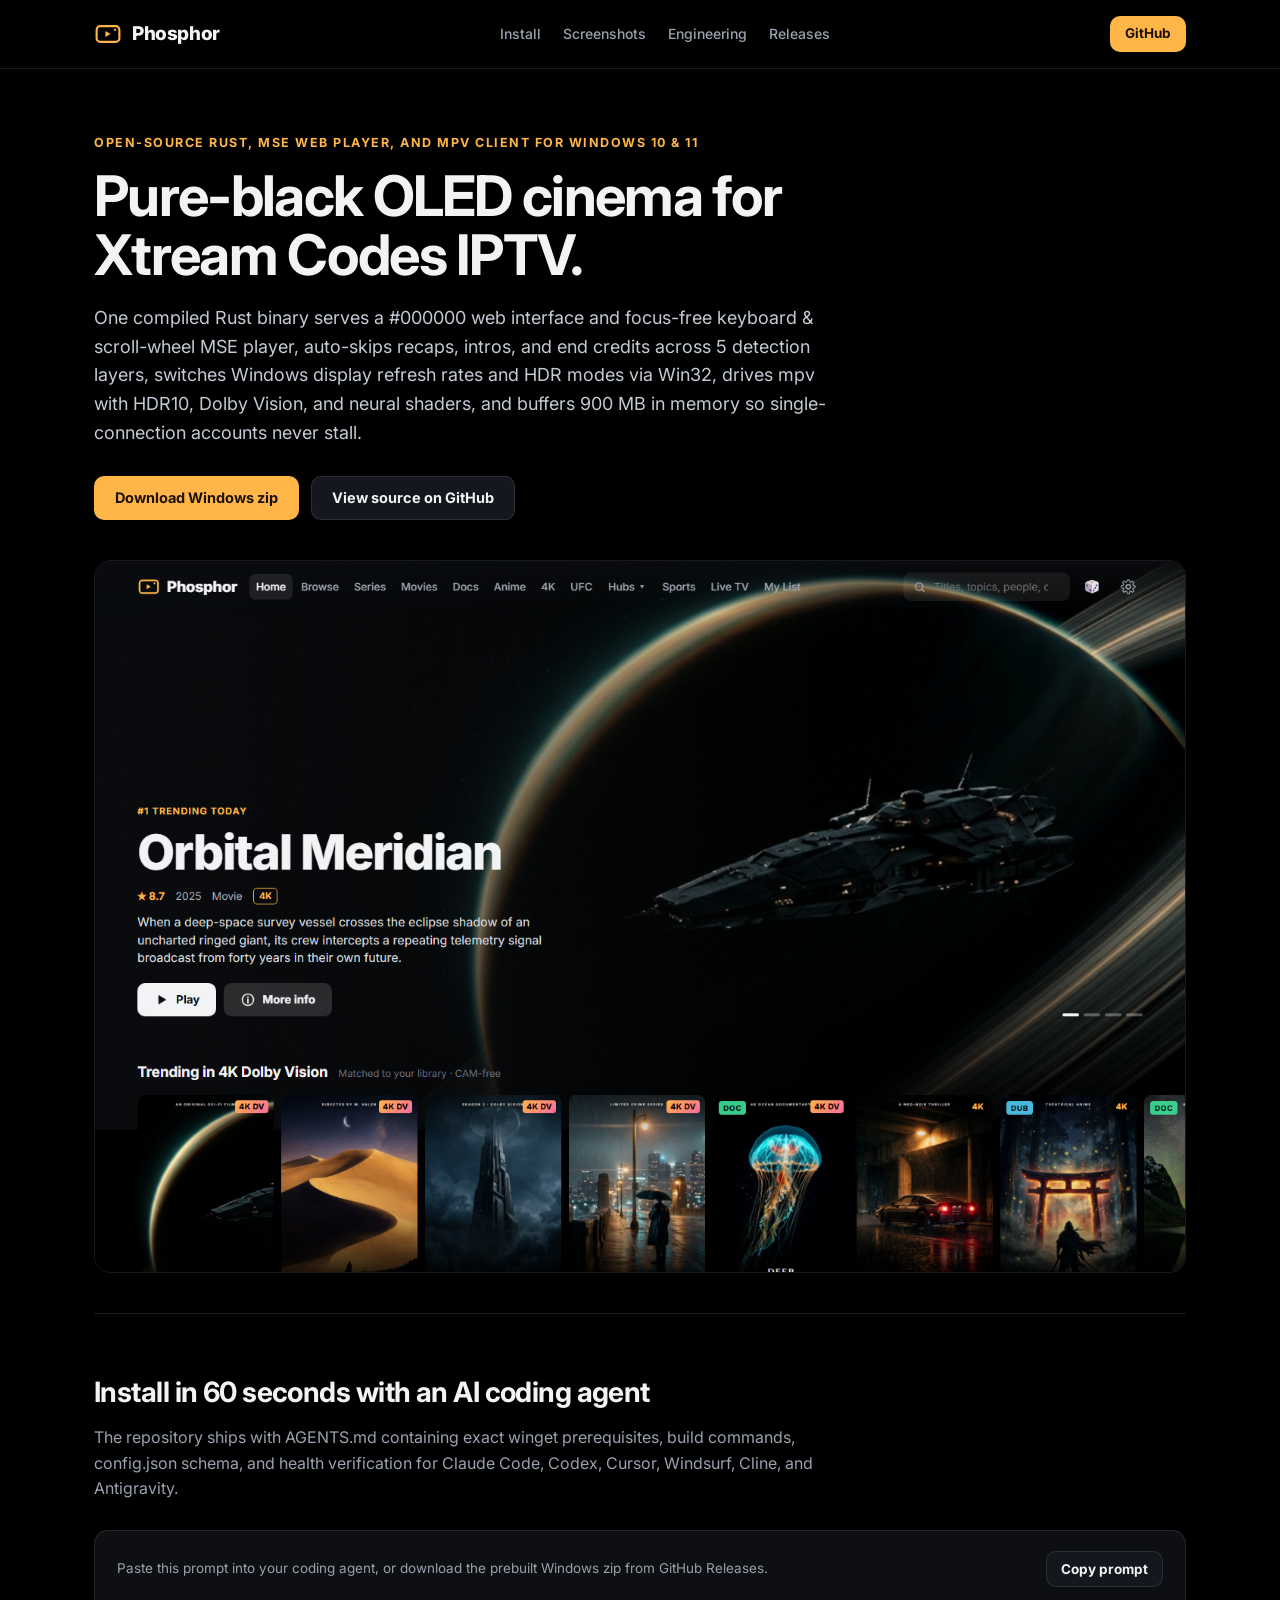
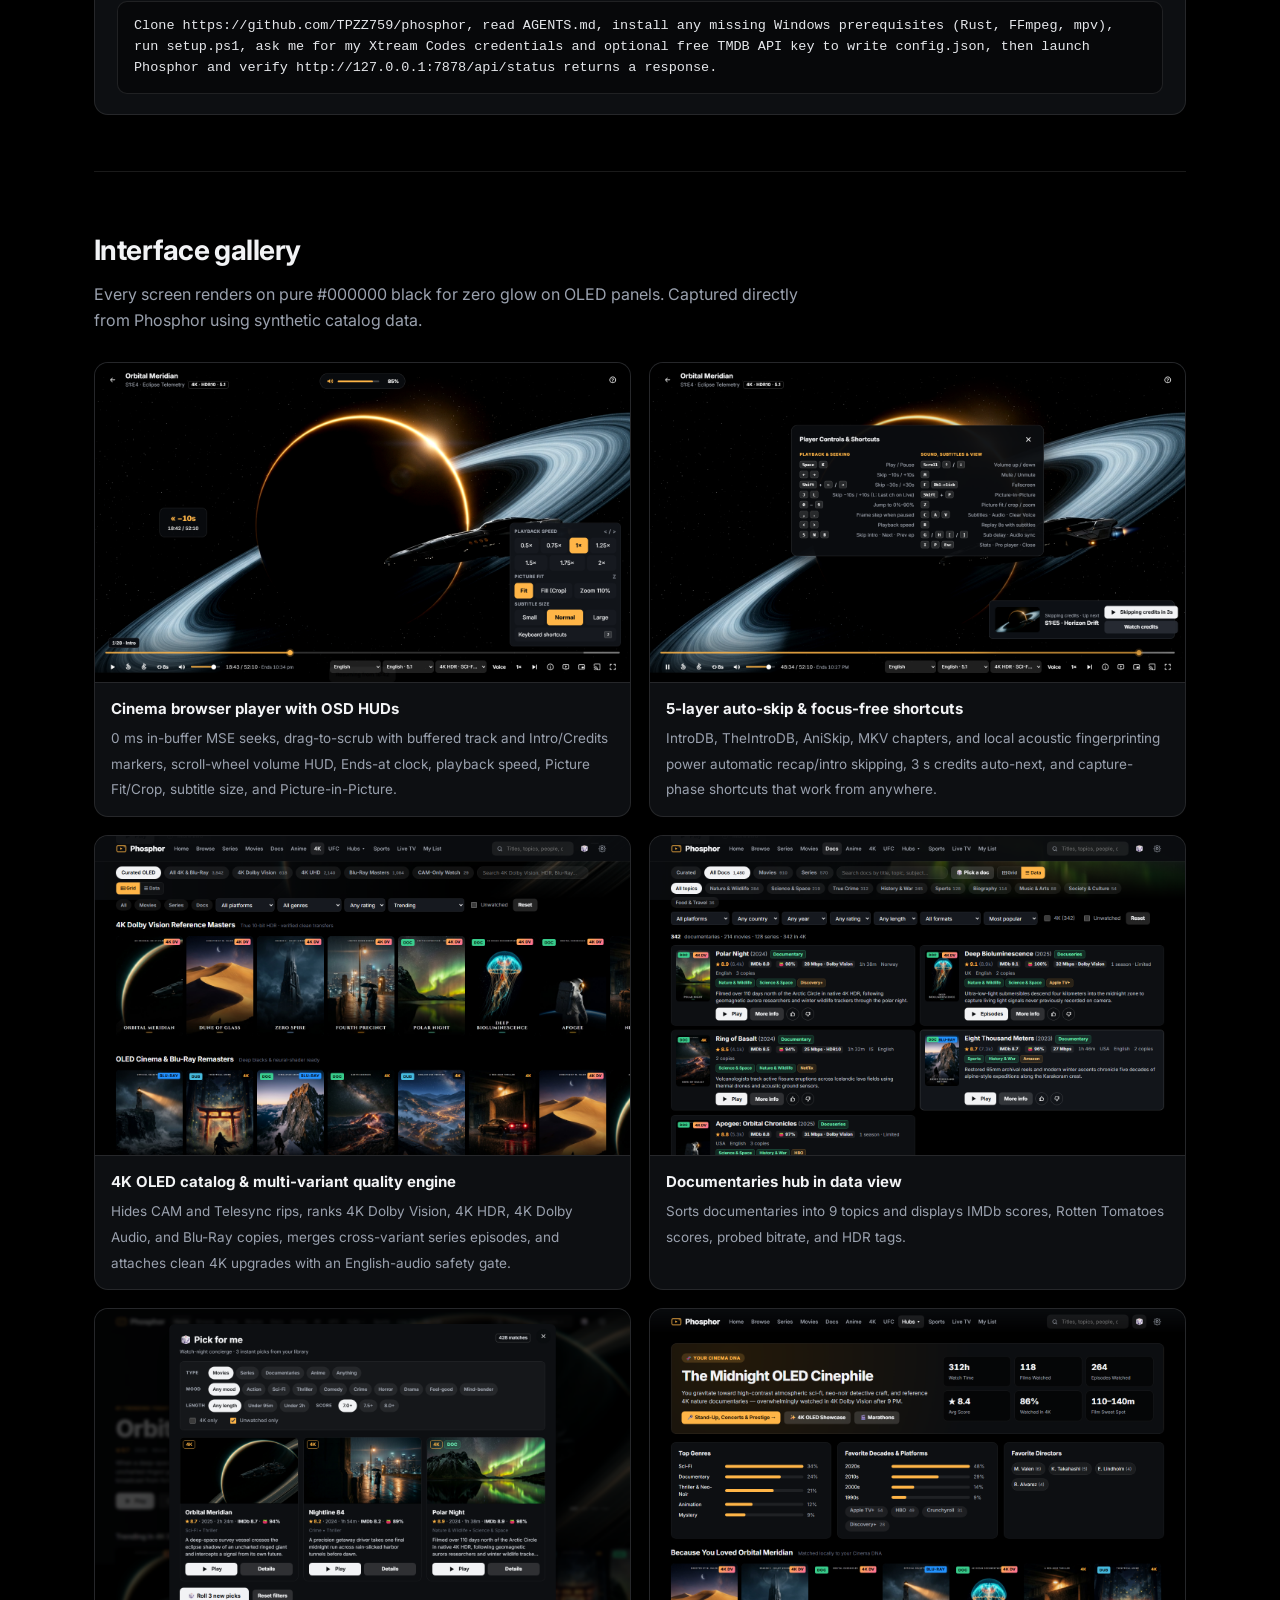
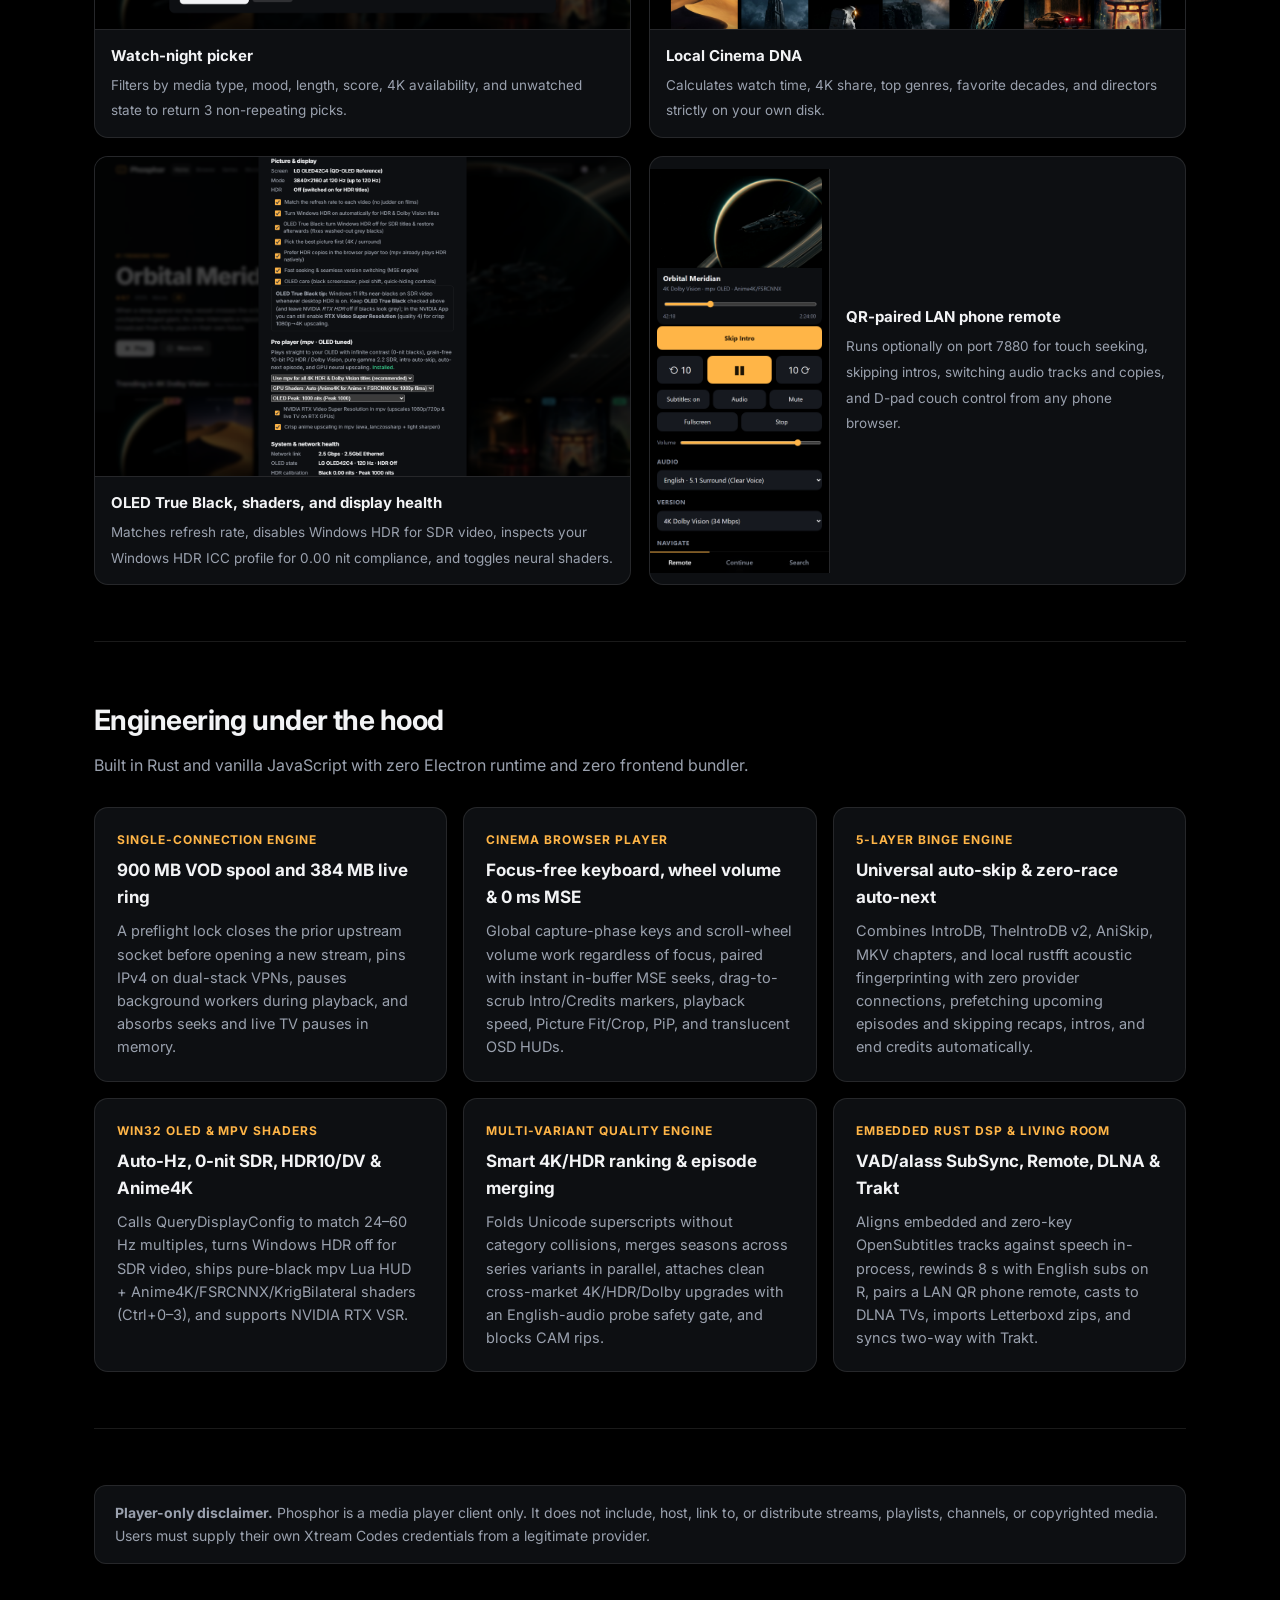
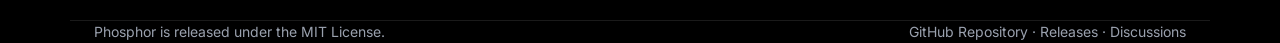
<file: docs/index.html>
<!doctype html>
<html lang="en">
<head>
  <meta charset="utf-8">
  <meta name="viewport" content="width=device-width, initial-scale=1">
  <title>Phosphor | Pure-Black OLED Windows Player for Xtream Codes IPTV</title>
  <meta name="description" content="Phosphor is an open-source Windows OLED cinema front-end for Xtream Codes IPTV in Rust — featuring a focus-free keyboard &amp; wheel MSE web player, 5-layer universal auto-skip/auto-next, Win32 auto-Hz/HDR, mpv neural shaders, a 900 MB single-connection spool, and embedded VAD/alass subtitle sync.">
  <link rel="canonical" href="https://tpzz759.github.io/phosphor/">
  <link rel="icon" href="assets/logo.svg" type="image/svg+xml">
  <meta name="theme-color" content="#000000">
  <meta property="og:type" content="website">
  <meta property="og:url" content="https://tpzz759.github.io/phosphor/">
  <meta property="og:title" content="Phosphor | Pure-Black OLED Windows Player for Xtream Codes IPTV">
  <meta property="og:description" content="Single-binary Rust backend, pure #000000 OLED UI, focus-free MSE cinema web player, 5-layer auto-skip/auto-next, Win32 auto-Hz/HDR, mpv HDR10/Dolby Vision + Anime4K/FSRCNNX shaders, and a 900 MB single-connection spool.">
  <meta property="og:image" content="https://tpzz759.github.io/phosphor/assets/banner.png">
  <meta name="twitter:card" content="summary_large_image">
  <meta name="twitter:title" content="Phosphor | Pure-Black OLED Windows Player for Xtream Codes IPTV">
  <meta name="twitter:description" content="Open-source Rust, MSE web player, and mpv OLED cinema client for Xtream Codes IPTV on Windows 10 and 11.">
  <meta name="twitter:image" content="https://tpzz759.github.io/phosphor/assets/banner.png">
  <script type="application/ld+json">
  {
    "@context": "https://schema.org",
    "@type": "SoftwareApplication",
    "name": "Phosphor",
    "operatingSystem": "Windows 10, Windows 11",
    "applicationCategory": "MultimediaApplication",
    "license": "https://opensource.org/licenses/MIT",
    "url": "https://tpzz759.github.io/phosphor/",
    "downloadUrl": "https://github.com/TPZZ759/phosphor/releases/latest",
    "codeRepository": "https://github.com/TPZZ759/phosphor",
    "description": "Local Windows OLED cinema front-end for Xtream Codes IPTV built in Rust with a focus-free keyboard and scroll-wheel MSE browser player, 5-layer universal auto-skip and auto-next, multi-variant 4K/HDR/Dolby catalog ranking, native Win32 refresh-rate and HDR switching, mpv neural shaders, a 900 MB single-connection spool, and embedded WebRTC VAD and alass subtitle alignment.",
    "offers": {
      "@type": "Offer",
      "price": "0",
      "priceCurrency": "USD"
    }
  }
  </script>
  <link rel="preconnect" href="https://fonts.googleapis.com">
  <link rel="stylesheet" href="https://fonts.googleapis.com/css2?family=Inter:wght@400;500;600;700;800&display=swap">
  <style>
    :root {
      --bg: #000000;
      --surface: #0d0f12;
      --surface-2: #14171d;
      --line: rgba(255,255,255,.10);
      --text: #f2f3f5;
      --muted: #9aa1ae;
      --accent: #ffb547;
      --accent-ink: #1b1204;
      --ok: #3ddc97;
    }
    * { box-sizing: border-box; }
    html, body { margin: 0; background: var(--bg); color: var(--text); font: 16px/1.6 Inter, system-ui, -apple-system, "Segoe UI", sans-serif; -webkit-font-smoothing: antialiased; }
    a { color: inherit; text-decoration: none; }
    img { display: block; max-width: 100%; }
    .wrap { max-width: 1140px; margin: 0 auto; padding: 0 24px; }
    header { position: sticky; top: 0; z-index: 20; background: rgba(0,0,0,.92); backdrop-filter: blur(10px); border-bottom: 1px solid var(--line); }
    .nav { display: flex; align-items: center; justify-content: space-between; height: 68px; gap: 16px; }
    .brand { display: flex; align-items: center; gap: 10px; font-weight: 800; font-size: 19px; letter-spacing: -.02em; }
    .brand svg { width: 28px; height: 28px; color: var(--accent); }
    .links { display: flex; gap: 22px; color: var(--muted); font-size: 14px; font-weight: 500; }
    .links a:hover { color: var(--text); }
    .btns { display: flex; flex-wrap: wrap; gap: 12px; align-items: center; }
    .btn { display: inline-flex; align-items: center; gap: 8px; height: 44px; padding: 0 20px; border-radius: 10px; font-weight: 700; font-size: 14.5px; border: 1px solid transparent; cursor: pointer; font-family: inherit; }
    .btn-primary { background: var(--accent); color: var(--accent-ink); }
    .btn-primary:hover { filter: brightness(1.06); }
    .btn-ghost { background: var(--surface-2); color: var(--text); border-color: var(--line); }
    .btn-ghost:hover { border-color: rgba(255,255,255,.26); }
    .btn-sm { height: 36px; padding: 0 14px; font-size: 13.5px; }

    .hero { padding: 64px 0 40px; }
    .kicker { color: var(--accent); font-size: 12.5px; font-weight: 700; letter-spacing: .12em; text-transform: uppercase; margin-bottom: 14px; }
    h1 { font-size: clamp(34px, 5vw, 56px); line-height: 1.06; letter-spacing: -.03em; margin: 0 0 18px; max-width: 820px; }
    .lead { color: #c4cad4; font-size: 18px; max-width: 740px; margin: 0 0 28px; }
    .hero-img { margin-top: 40px; border-radius: 16px; border: 1px solid var(--line); overflow: hidden; box-shadow: 0 24px 80px rgba(0,0,0,.85); }

    section { padding: 56px 0; border-top: 1px solid var(--line); }
    h2 { font-size: 28px; letter-spacing: -.02em; margin: 0 0 10px; }
    .sub { color: var(--muted); margin: 0 0 28px; max-width: 720px; }

    .prompt-box { background: var(--surface); border: 1px solid var(--line); border-radius: 14px; padding: 20px 22px; display: flex; flex-direction: column; gap: 14px; }
    .prompt-box pre { margin: 0; white-space: pre-wrap; font: 13.5px/1.55 ui-monospace, SFMono-Regular, Menlo, Consolas, monospace; color: #e5e7eb; background: #07080a; border: 1px solid var(--line); border-radius: 10px; padding: 14px 16px; }
    .prompt-head { display: flex; align-items: center; justify-content: space-between; gap: 12px; flex-wrap: wrap; }
    .prompt-head span { font-size: 13.5px; color: var(--muted); }

    .grid { display: grid; grid-template-columns: repeat(auto-fit, minmax(300px, 1fr)); gap: 16px; }
    .card { background: var(--surface); border: 1px solid var(--line); border-radius: 14px; padding: 22px; }
    .card h3 { font-size: 17px; margin: 0 0 8px; color: var(--text); }
    .card p { margin: 0; color: var(--muted); font-size: 14.5px; }
    .stat { color: var(--accent); font-size: 12px; font-weight: 700; letter-spacing: .08em; text-transform: uppercase; margin-bottom: 8px; }

    .shots { display: grid; grid-template-columns: repeat(2, 1fr); gap: 18px; }
    .shot { background: var(--surface); border: 1px solid var(--line); border-radius: 14px; overflow: hidden; }
    .shot img { width: 100%; height: auto; border-bottom: 1px solid var(--line); }
    .shot .cap { padding: 14px 16px; }
    .shot b { display: block; font-size: 15px; margin-bottom: 4px; }
    .shot span { color: var(--muted); font-size: 13.5px; }
    .shot.remote-card { display: grid; grid-template-columns: 180px 1fr; align-items: center; }
    .shot.remote-card img { border-bottom: 0; border-right: 1px solid var(--line); }

    .notice { background: var(--surface); border: 1px solid var(--line); border-radius: 12px; padding: 16px 20px; color: var(--muted); font-size: 14px; }
    footer { padding: 40px 0 56px; border-top: 1px solid var(--line); color: var(--muted); font-size: 14px; display: flex; justify-content: space-between; flex-wrap: wrap; gap: 12px; }
    @media (max-width: 820px) {
      .shots { grid-template-columns: 1fr; }
      .shot.remote-card { grid-template-columns: 1fr; }
      .shot.remote-card img { max-width: 240px; margin: 16px auto 0; border: 1px solid var(--line); border-radius: 12px; }
      .links { display: none; }
    }
  </style>
</head>
<body>
  <header>
    <div class="wrap nav">
      <a class="brand" href="#">
        <svg viewBox="0 0 32 32" aria-hidden="true"><rect x="3" y="7" width="26" height="18" rx="4" fill="none" stroke="currentColor" stroke-width="2.4"/><path d="M13 12.5v7l6-3.5z" fill="currentColor"/><circle cx="24" cy="11.2" r="1.3" fill="currentColor"/></svg>
        <span>Phosphor</span>
      </a>
      <nav class="links">
        <a href="#install">Install</a>
        <a href="#screenshots">Screenshots</a>
        <a href="#specs">Engineering</a>
        <a href="https://github.com/TPZZ759/phosphor/releases">Releases</a>
      </nav>
      <div class="btns">
        <a class="btn btn-primary btn-sm" href="https://github.com/TPZZ759/phosphor">GitHub</a>
      </div>
    </div>
  </header>

  <main class="wrap">
    <div class="hero">
      <div class="kicker">Open-source Rust, MSE web player, and mpv client for Windows 10 &amp; 11</div>
      <h1>Pure-black OLED cinema for Xtream Codes IPTV.</h1>
      <p class="lead">One compiled Rust binary serves a #000000 web interface and focus-free keyboard &amp; scroll-wheel MSE player, auto-skips recaps, intros, and end credits across 5 detection layers, switches Windows display refresh rates and HDR modes via Win32, drives mpv with HDR10, Dolby Vision, and neural shaders, and buffers 900 MB in memory so single-connection accounts never stall.</p>
      <div class="btns">
        <a class="btn btn-primary" href="https://github.com/TPZZ759/phosphor/releases/latest">Download Windows zip</a>
        <a class="btn btn-ghost" href="https://github.com/TPZZ759/phosphor">View source on GitHub</a>
      </div>
      <div class="hero-img">
        <img src="assets/screenshots/01-home.png" alt="Phosphor pure-black OLED home screen">
      </div>
    </div>

    <section id="install">
      <h2>Install in 60 seconds with an AI coding agent</h2>
      <p class="sub">The repository ships with AGENTS.md containing exact winget prerequisites, build commands, config.json schema, and health verification for Claude Code, Codex, Cursor, Windsurf, Cline, and Antigravity.</p>
      <div class="prompt-box">
        <div class="prompt-head">
          <span>Paste this prompt into your coding agent, or download the prebuilt Windows zip from GitHub Releases.</span>
          <button class="btn btn-ghost btn-sm" id="copyBtn" type="button">Copy prompt</button>
        </div>
        <pre id="aiPrompt">Clone https://github.com/TPZZ759/phosphor, read AGENTS.md, install any missing Windows prerequisites (Rust, FFmpeg, mpv), run setup.ps1, ask me for my Xtream Codes credentials and optional free TMDB API key to write config.json, then launch Phosphor and verify http://127.0.0.1:7878/api/status returns a response.</pre>
      </div>
    </section>

    <section id="screenshots">
      <h2>Interface gallery</h2>
      <p class="sub">Every screen renders on pure #000000 black for zero glow on OLED panels. Captured directly from Phosphor using synthetic catalog data.</p>
      <div class="shots">
        <article class="shot">
          <img src="assets/screenshots/08-web-player.png" alt="Phosphor cinema browser player with OSD HUDs and timeline markers" loading="lazy">
          <div class="cap">
            <b>Cinema browser player with OSD HUDs</b>
            <span>0 ms in-buffer MSE seeks, drag-to-scrub with buffered track and Intro/Credits markers, scroll-wheel volume HUD, Ends-at clock, playback speed, Picture Fit/Crop, subtitle size, and Picture-in-Picture.</span>
          </div>
        </article>
        <article class="shot">
          <img src="assets/screenshots/09-autoskip-shortcuts.png" alt="Phosphor 5-layer universal auto-skip, 3-second credits countdown, and focus-free keyboard shortcuts" loading="lazy">
          <div class="cap">
            <b>5-layer auto-skip &amp; focus-free shortcuts</b>
            <span>IntroDB, TheIntroDB, AniSkip, MKV chapters, and local acoustic fingerprinting power automatic recap/intro skipping, 3 s credits auto-next, and capture-phase shortcuts that work from anywhere.</span>
          </div>
        </article>
        <article class="shot">
          <img src="assets/screenshots/02-4k-showcase.png" alt="Phosphor 4K OLED catalog and CAM filter" loading="lazy">
          <div class="cap">
            <b>4K OLED catalog &amp; multi-variant quality engine</b>
            <span>Hides CAM and Telesync rips, ranks 4K Dolby Vision, 4K HDR, 4K Dolby Audio, and Blu-Ray copies, merges cross-variant series episodes, and attaches clean 4K upgrades with an English-audio safety gate.</span>
          </div>
        </article>
        <article class="shot">
          <img src="assets/screenshots/03-docs-hub.png" alt="Phosphor Documentaries hub in data view" loading="lazy">
          <div class="cap">
            <b>Documentaries hub in data view</b>
            <span>Sorts documentaries into 9 topics and displays IMDb scores, Rotten Tomatoes scores, probed bitrate, and HDR tags.</span>
          </div>
        </article>
        <article class="shot">
          <img src="assets/screenshots/04-concierge.png" alt="Phosphor watch-night picker" loading="lazy">
          <div class="cap">
            <b>Watch-night picker</b>
            <span>Filters by media type, mood, length, score, 4K availability, and unwatched state to return 3 non-repeating picks.</span>
          </div>
        </article>
        <article class="shot">
          <img src="assets/screenshots/05-cinema-dna.png" alt="Phosphor local Cinema DNA stats" loading="lazy">
          <div class="cap">
            <b>Local Cinema DNA</b>
            <span>Calculates watch time, 4K share, top genres, favorite decades, and directors strictly on your own disk.</span>
          </div>
        </article>
        <article class="shot">
          <img src="assets/screenshots/06-oled-settings.png" alt="Phosphor OLED display and neural shader settings" loading="lazy">
          <div class="cap">
            <b>OLED True Black, shaders, and display health</b>
            <span>Matches refresh rate, disables Windows HDR for SDR video, inspects your Windows HDR ICC profile for 0.00 nit compliance, and toggles neural shaders.</span>
          </div>
        </article>
        <article class="shot remote-card">
          <img src="assets/screenshots/07-phone-remote.png" alt="Phosphor QR-paired Wi-Fi phone remote" loading="lazy">
          <div class="cap">
            <b>QR-paired LAN phone remote</b>
            <span>Runs optionally on port 7880 for touch seeking, skipping intros, switching audio tracks and copies, and D-pad couch control from any phone browser.</span>
          </div>
        </article>
      </div>
    </section>

    <section id="specs">
      <h2>Engineering under the hood</h2>
      <p class="sub">Built in Rust and vanilla JavaScript with zero Electron runtime and zero frontend bundler.</p>
      <div class="grid">
        <div class="card">
          <div class="stat">Single-connection engine</div>
          <h3>900 MB VOD spool and 384 MB live ring</h3>
          <p>A preflight lock closes the prior upstream socket before opening a new stream, pins IPv4 on dual-stack VPNs, pauses background workers during playback, and absorbs seeks and live TV pauses in memory.</p>
        </div>
        <div class="card">
          <div class="stat">Cinema browser player</div>
          <h3>Focus-free keyboard, wheel volume &amp; 0 ms MSE</h3>
          <p>Global capture-phase keys and scroll-wheel volume work regardless of focus, paired with instant in-buffer MSE seeks, drag-to-scrub Intro/Credits markers, playback speed, Picture Fit/Crop, PiP, and translucent OSD HUDs.</p>
        </div>
        <div class="card">
          <div class="stat">5-layer binge engine</div>
          <h3>Universal auto-skip &amp; zero-race auto-next</h3>
          <p>Combines IntroDB, TheIntroDB v2, AniSkip, MKV chapters, and local rustfft acoustic fingerprinting with zero provider connections, prefetching upcoming episodes and skipping recaps, intros, and end credits automatically.</p>
        </div>
        <div class="card">
          <div class="stat">Win32 OLED &amp; mpv shaders</div>
          <h3>Auto-Hz, 0-nit SDR, HDR10/DV &amp; Anime4K</h3>
          <p>Calls QueryDisplayConfig to match 24–60 Hz multiples, turns Windows HDR off for SDR video, ships pure-black mpv Lua HUD + Anime4K/FSRCNNX/KrigBilateral shaders (Ctrl+0–3), and supports NVIDIA RTX VSR.</p>
        </div>
        <div class="card">
          <div class="stat">Multi-variant quality engine</div>
          <h3>Smart 4K/HDR ranking &amp; episode merging</h3>
          <p>Folds Unicode superscripts without category collisions, merges seasons across series variants in parallel, attaches clean cross-market 4K/HDR/Dolby upgrades with an English-audio probe safety gate, and blocks CAM rips.</p>
        </div>
        <div class="card">
          <div class="stat">Embedded Rust DSP &amp; living room</div>
          <h3>VAD/alass SubSync, Remote, DLNA &amp; Trakt</h3>
          <p>Aligns embedded and zero-key OpenSubtitles tracks against speech in-process, rewinds 8 s with English subs on R, pairs a LAN QR phone remote, casts to DLNA TVs, imports Letterboxd zips, and syncs two-way with Trakt.</p>
        </div>
      </div>
    </section>

    <section>
      <div class="notice">
        <strong>Player-only disclaimer.</strong> Phosphor is a media player client only. It does not include, host, link to, or distribute streams, playlists, channels, or copyrighted media. Users must supply their own Xtream Codes credentials from a legitimate provider.
      </div>
    </section>
  </main>

  <footer class="wrap">
    <span>Phosphor is released under the MIT License.</span>
    <span><a href="https://github.com/TPZZ759/phosphor">GitHub Repository</a> · <a href="https://github.com/TPZZ759/phosphor/releases">Releases</a> · <a href="https://github.com/TPZZ759/phosphor/discussions">Discussions</a></span>
  </footer>

  <script>
    document.getElementById('copyBtn').onclick = async () => {
      const txt = document.getElementById('aiPrompt').textContent;
      await navigator.clipboard.writeText(txt);
      const b = document.getElementById('copyBtn');
      b.textContent = 'Copied';
      setTimeout(() => { b.textContent = 'Copy prompt'; }, 2000);
    };
  </script>
</body>
</html>
</file>
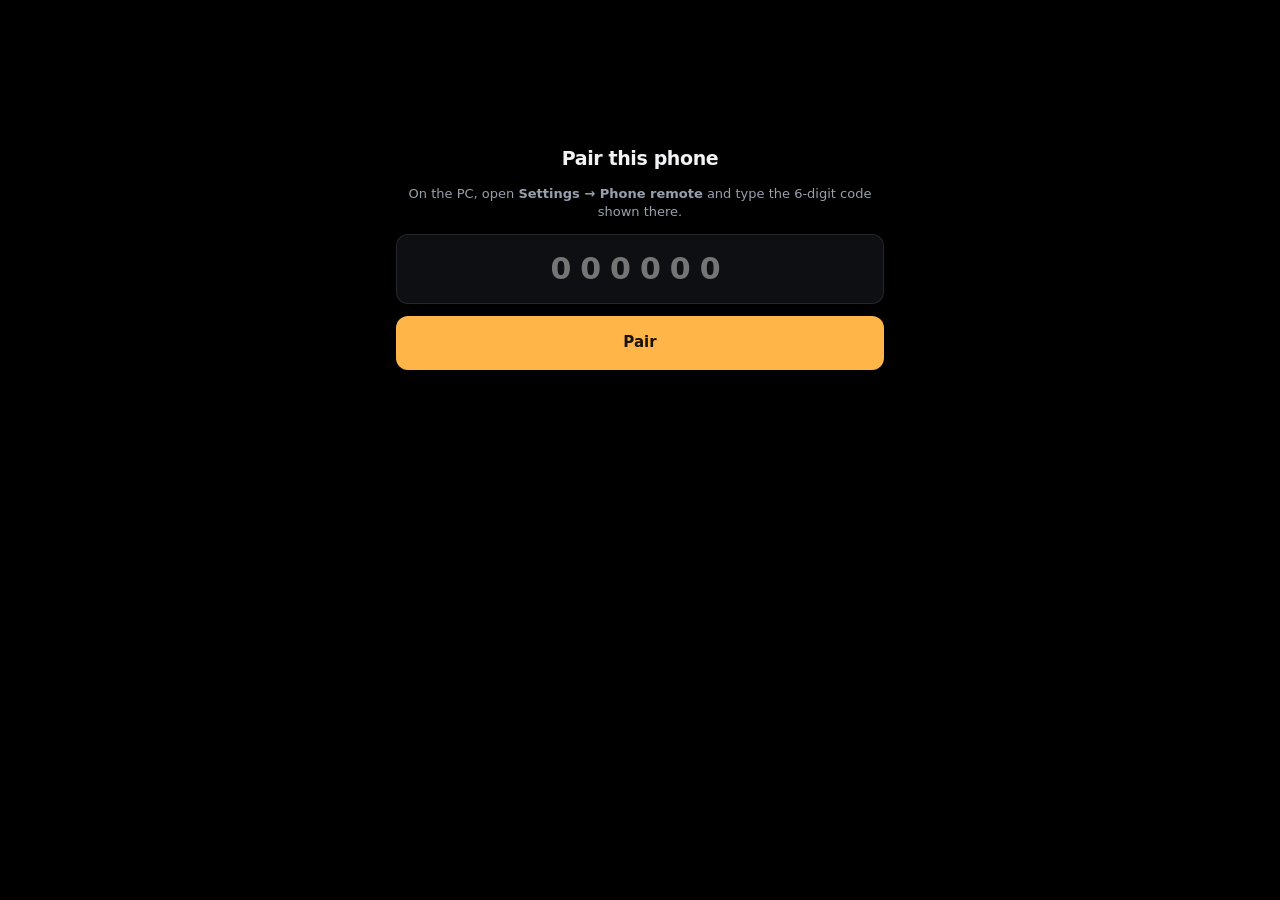
<file: public/remote.html>
<!doctype html>
<html lang="en">
<head>
<meta charset="utf-8">
<meta name="viewport" content="width=device-width, initial-scale=1, viewport-fit=cover">
<meta name="theme-color" content="#000000">
<meta name="mobile-web-app-capable" content="yes">
<meta name="apple-mobile-web-app-capable" content="yes">
<meta name="apple-mobile-web-app-status-bar-style" content="black-translucent">
<meta name="apple-mobile-web-app-title" content="Phosphor Remote">
<link rel="manifest" href="data:application/manifest+json,%7B%22name%22%3A%22TV%20Remote%22%2C%22short_name%22%3A%22TV%22%2C%22start_url%22%3A%22%2F%22%2C%22display%22%3A%22standalone%22%2C%22background_color%22%3A%22%23000000%22%2C%22theme_color%22%3A%22%23000000%22%7D">
<title>Phosphor Remote</title>
<style>
  :root {
    --bg: #000;
    --bg2: #0d0f12;
    --bg3: #16191f;
    --line: rgba(255, 255, 255, .1);
    --text: #f2f3f5;
    --muted: #98a0ad;
    --accent: #ffb547;
    --accent-ink: #1b1204;
    --live: #ff4d5e;
    --ok: #3ddc97;
    color-scheme: dark;
  }
  * { box-sizing: border-box; -webkit-tap-highlight-color: transparent; }
  html, body { margin: 0; background: var(--bg); color: var(--text); font: 15px/1.4 system-ui, -apple-system, Segoe UI, Roboto, sans-serif; }
  body { padding: calc(10px + env(safe-area-inset-top)) 16px calc(80px + env(safe-area-inset-bottom)); max-width: 520px; margin: 0 auto; min-height: 100dvh; }
  h1 { font-size: 19px; font-weight: 800; letter-spacing: -.02em; margin: 14px 0 12px; }
  h2 { font-size: 12px; font-weight: 700; color: var(--muted); text-transform: uppercase; letter-spacing: .07em; margin: 18px 0 9px; }
  button { font: inherit; color: inherit; background: var(--bg3); border: 1px solid rgba(255,255,255,.06); border-radius: 12px; padding: 12px; cursor: pointer; transition: transform .08s, background .12s, border-color .12s; }
  button:active { transform: scale(.96); background: #222730; }
  .primary { background: var(--accent); color: var(--accent-ink); border-color: transparent; font-weight: 700; }
  .primary:active { background: #ffc76f; }
  .pill-on { background: rgba(255, 181, 71, .16); color: var(--accent); border-color: rgba(255, 181, 71, .45); font-weight: 700; }
  .danger-btn { background: rgba(255, 77, 94, .12); color: #ff8a95; border-color: rgba(255, 77, 94, .32); }
  .hidden { display: none !important; }
  .muted { color: var(--muted); font-size: 13px; }

  .conn-banner {
    display: flex; align-items: center; gap: 9px; padding: 10px 13px; margin: 4px 0 10px;
    border-radius: 12px; font-size: 13px; font-weight: 600;
    background: rgba(255, 181, 71, .12); border: 1px solid rgba(255, 181, 71, .35); color: #ffe0a8;
  }
  .conn-banner.offline { background: rgba(255, 77, 94, .14); border-color: rgba(255, 77, 94, .42); color: #ffb3ba; }
  .conn-dot { width: 8px; height: 8px; border-radius: 50%; background: var(--accent); flex: none; }
  .conn-banner.offline .conn-dot { background: var(--live); }

  .np { background: var(--bg2); border: 1px solid var(--line); border-radius: 16px; overflow: hidden; margin-top: 8px; }
  .np .art { aspect-ratio: 16/9; background: #050608 center/cover no-repeat; position: relative; }
  .np .np-badges { position: absolute; top: 10px; left: 10px; display: flex; gap: 6px; }
  .np .np-badge { padding: 3px 8px; border-radius: 999px; font-size: 11px; font-weight: 800; letter-spacing: .05em; background: rgba(0,0,0,.78); border: 1px solid rgba(255,255,255,.18); }
  .np .np-badge.live { color: #ff7a86; border-color: rgba(255,77,94,.5); }
  .np .np-badge.pro { color: var(--accent); border-color: rgba(255,181,71,.5); }
  .np .info { padding: 12px 14px 4px; }
  .np b { display: block; font-size: 17px; line-height: 1.25; }
  .np small { color: var(--muted); display: block; margin-top: 2px; }
  .seek { padding: 6px 14px 12px; }
  input[type=range] { width: 100%; accent-color: var(--accent); height: 30px; touch-action: none; }
  .times { display: flex; justify-content: space-between; color: var(--muted); font-size: 12px; font-variant-numeric: tabular-nums; }

  .ctl { display: grid; grid-template-columns: 1fr 1.4fr 1fr; gap: 10px; margin: 12px 0; }
  .ctl button { height: 62px; font-size: 20px; font-weight: 700; }
  .ctl .pp { font-size: 26px; }
  .row { display: flex; gap: 8px; flex-wrap: wrap; margin: 9px 0; }
  .row button { flex: 1 1 30%; font-size: 13.5px; padding: 11px 10px; }
  .skip-wrap { display: flex; gap: 8px; margin-top: 8px; }
  .skip { flex: 1; height: 48px; font-weight: 800; }
  select { width: 100%; background: var(--bg3); color: var(--text); border: 1px solid var(--line); border-radius: 12px; padding: 12px; font: inherit; }

  .vol-row { display: flex; align-items: center; gap: 10px; margin: 10px 0; padding: 8px 12px; border-radius: 12px; background: var(--bg2); border: 1px solid var(--line); }
  .vol-row span { font-size: 13px; color: var(--muted); min-width: 34px; text-align: right; font-variant-numeric: tabular-nums; }

  .pad { display: grid; grid-template-columns: repeat(3, 74px); grid-template-rows: repeat(3, 62px); gap: 8px; justify-content: center; margin: 12px 0; }
  .pad button { font-size: 20px; }
  .pad .ok { background: var(--accent); color: var(--accent-ink); border-color: transparent; font-weight: 800; font-size: 15px; border-radius: 50%; }

  .tabs {
    position: fixed; left: 0; right: 0; bottom: 0; z-index: 20; display: flex;
    background: rgba(0, 0, 0, .94); border-top: 1px solid var(--line);
    padding-bottom: env(safe-area-inset-bottom); backdrop-filter: blur(12px);
  }
  .tabs button { flex: 1; background: none; border: 0; border-radius: 0; padding: 14px 0; color: var(--muted); font-weight: 700; font-size: 14px; }
  .tabs button.on { color: var(--accent); box-shadow: inset 0 2px 0 var(--accent); }

  .list { display: grid; grid-template-columns: repeat(2, 1fr); gap: 10px; }
  .item { background: var(--bg2); border: 1px solid var(--line); border-radius: 12px; overflow: hidden; text-align: left; padding: 0; }
  .item .img { aspect-ratio: 16/9; background: #07080a center/cover no-repeat; position: relative; }
  .item .bar { position: absolute; left: 0; bottom: 0; height: 3px; background: var(--accent); }
  .item .t { padding: 8px 10px 10px; font-size: 13px; font-weight: 600; }
  .item .t small { display: block; color: var(--muted); font-size: 11.5px; font-weight: 400; white-space: nowrap; overflow: hidden; text-overflow: ellipsis; margin-top: 2px; }
  .poster .img { aspect-ratio: 2/3; }

  input[type=search], input.code { width: 100%; background: var(--bg2); color: var(--text); border: 1px solid var(--line); border-radius: 12px; padding: 13px 14px; font: inherit; font-size: 16px; outline: none; }
  input[type=search]:focus, input.code:focus { border-color: var(--accent); }
  input.code { font-size: 30px; text-align: center; letter-spacing: .3em; font-weight: 800; }
  .pair { margin-top: 15vh; text-align: center; }
  .pair button { width: 100%; margin-top: 12px; height: 54px; }
  .err { color: #ff8a95; min-height: 20px; margin-top: 8px; font-size: 13.5px; }
  .offline { background: var(--bg2); border: 1px solid var(--line); border-radius: 14px; padding: 16px; margin-top: 10px; }

  .foot-actions { margin-top: 22px; padding-top: 14px; border-top: 1px solid var(--line); display: flex; justify-content: center; }
  .foot-actions button { width: 100%; font-size: 13.5px; color: var(--muted); background: var(--bg2); }

  /* Episode picker bottom sheet */
  .sheet-bg {
    position: fixed; inset: 0; z-index: 40; background: rgba(0, 0, 0, .82);
    backdrop-filter: blur(6px); display: flex; align-items: flex-end; justify-content: center;
  }
  .sheet {
    width: 100%; max-width: 520px; max-height: 82dvh; background: var(--bg2);
    border-top: 1px solid var(--line); border-radius: 20px 20px 0 0;
    display: flex; flex-direction: column; overflow: hidden; padding-bottom: env(safe-area-inset-bottom);
  }
  .sheet-head { display: flex; align-items: center; gap: 10px; padding: 14px 16px; border-bottom: 1px solid var(--line); }
  .sheet-head b { flex: 1; font-size: 16px; overflow: hidden; text-overflow: ellipsis; white-space: nowrap; }
  .sheet-head button { padding: 7px 12px; font-size: 13px; }
  .sheet-ctl { display: flex; gap: 8px; padding: 10px 16px; border-bottom: 1px solid var(--line); }
  .sheet-ctl select { flex: 1; padding: 9px 12px; }
  .sheet-body { flex: 1; overflow-y: auto; padding: 10px 14px 18px; display: flex; flex-direction: column; gap: 8px; }
  .ep-row {
    width: 100%; display: flex; align-items: center; gap: 11px; text-align: left;
    padding: 10px 12px; border-radius: 11px; background: var(--bg3); border: 1px solid transparent;
  }
  .ep-row .en { min-width: 28px; font-weight: 800; color: var(--accent); font-variant-numeric: tabular-nums; }
  .ep-row .ei { flex: 1; min-width: 0; }
  .ep-row .ei b { display: block; font-size: 14px; white-space: nowrap; overflow: hidden; text-overflow: ellipsis; }
  .ep-row .ei small { display: block; color: var(--muted); font-size: 12px; margin-top: 2px; }
  .ep-bar { height: 3px; border-radius: 3px; background: rgba(255,255,255,.12); margin-top: 5px; overflow: hidden; }
  .ep-bar i { display: block; height: 100%; background: var(--accent); }
</style>
</head>
<body>
<div id="connBanner" class="conn-banner hidden"><span class="conn-dot"></span><span id="connText"></span></div>

<section id="pairView" class="pair hidden">
  <h1>Pair this phone</h1>
  <p class="muted">On the PC, open <b>Settings → Phone remote</b> and type the 6-digit code shown there.</p>
  <input class="code" id="code" inputmode="numeric" maxlength="7" autocomplete="one-time-code" placeholder="000000" aria-label="6-digit pairing code">
  <button class="primary" id="pairBtn">Pair</button>
  <div class="err" id="pairErr"></div>
</section>

<section id="remoteView" class="hidden">
  <div id="idle" class="offline">
    <b>Nothing playing</b>
    <div class="muted" id="idleMsg">Pick something from Continue or Search, or navigate the TV with the pad below.</div>
  </div>

  <div id="np" class="np hidden">
    <div class="art" id="art">
      <div class="np-badges">
        <span class="np-badge live hidden" id="badgeLive">● LIVE</span>
        <span class="np-badge pro hidden" id="badgePro">PRO · MPV</span>
      </div>
    </div>
    <div class="info"><b id="title"></b><small id="sub"></small></div>
    <div class="seek" id="seekBox">
      <input type="range" id="seek" min="0" max="1000" value="0" aria-label="Seek position">
      <div class="times"><span id="tPos">0:00</span><span id="tDur">0:00</span></div>
    </div>
  </div>

  <div class="skip-wrap hidden" id="skipWrap">
    <button class="skip primary hidden" id="skip"></button>
    <button class="skip hidden" id="undoSkip">⟲ Undo skip</button>
  </div>

  <div class="ctl hidden" id="ctl">
    <button data-c="seek" data-v="-10" aria-label="Back 10 seconds">⟲ 10</button>
    <button class="pp primary" data-c="toggle" id="pp" aria-label="Play or pause">▶</button>
    <button data-c="seek" data-v="10" aria-label="Forward 10 seconds">10 ⟳</button>
  </div>

  <div class="row hidden" id="rowLive">
    <button data-k="PageUp" id="chPrevBtn">Ch −</button>
    <button data-c="last" id="lastBtn">⇄ Last ch</button>
    <button data-k="PageDown" id="chNextBtn">Ch +</button>
  </div>

  <div class="row hidden" id="row2">
    <button data-c="subs" id="subsBtn">Subtitles</button>
    <button data-c="audio" id="audBtn" class="hidden">Audio</button>
    <button data-k="v" id="nightBtn">Voice</button>
    <button data-k="p" id="proBtn">Pro Player</button>
    <button data-c="next" id="nextBtn" class="hidden">Next ep</button>
    <button data-c="mute" id="muteBtn">Mute</button>
    <button data-c="full">Fullscreen</button>
    <button data-c="close" class="danger-btn">Stop</button>
  </div>

  <div class="vol-row hidden" id="volRow">
    <span style="text-align:left;min-width:auto">Vol</span>
    <input type="range" id="vol" min="0" max="100" value="100" style="flex:1" aria-label="Volume">
    <span id="volPct">100%</span>
  </div>

  <div id="audBox" class="hidden"><h2>Audio track</h2><select id="aud" aria-label="Audio track"></select></div>
  <div id="srcBox" class="hidden"><h2 id="srcLabel">Version</h2><select id="src" aria-label="Version or feed"></select></div>

  <h2>Navigate TV</h2>
  <div class="pad">
    <span></span><button data-k="ArrowUp" aria-label="Up">▲</button><span></span>
    <button data-k="ArrowLeft" aria-label="Left">◀</button><button class="ok" data-k="Enter">OK</button><button data-k="ArrowRight" aria-label="Right">▶</button>
    <span></span><button data-k="ArrowDown" aria-label="Down">▼</button><span></span>
  </div>
  <div class="row">
    <button data-k="Back">Back</button>
    <button data-c="tvmode" id="tvModeBtn">TV mode</button>
  </div>

  <div class="foot-actions">
    <button id="unpairBtn" type="button">Unpair / Forget TV</button>
  </div>
</section>

<section id="contView" class="hidden">
  <h1>Continue watching</h1><div class="list" id="cont"></div>
  <h2 id="hf" class="hidden">Favourite channels</h2><div class="list" id="favs"></div>
  <h2>My list</h2><div class="list" id="mine"></div>
</section>

<section id="searchView" class="hidden">
  <h1>Search TV</h1>
  <input type="search" id="q" placeholder="Movies, shows and live channels" autocomplete="off" aria-label="Search library">
  <div id="searchMsg" class="muted" style="margin-top:10px"></div>
  <h2 id="hl" class="hidden">Live channels</h2><div class="list" id="rl"></div>
  <h2 id="hm" class="hidden">Movies</h2><div class="list" id="rm"></div>
  <h2 id="hs" class="hidden">Shows</h2><div class="list" id="rs"></div>
</section>

<div id="epSheet" class="sheet-bg hidden">
  <div class="sheet" role="dialog" aria-modal="true" aria-label="Choose episode">
    <div class="sheet-head"><b id="epTitle">Episodes</b><button type="button" id="epClose">Close</button></div>
    <div class="sheet-ctl">
      <select id="epSeason" aria-label="Season"></select>
      <button type="button" class="primary" id="epResume">▶ Next Up</button>
    </div>
    <div class="sheet-body" id="epList"></div>
  </div>
</div>

<nav class="tabs hidden" id="tabs">
  <button data-tab="remote" class="on">Remote</button>
  <button data-tab="cont">Continue</button>
  <button data-tab="search">Search</button>
</nav>

<script>
(() => {
  const $ = (s) => document.querySelector(s);
  let token = ''; try { token = localStorage.getItem('remoteToken') || ''; } catch {}
  let tab = 'remote';
  let st = null;
  let draggingSeek = false;
  let draggingVol = false;
  let sse = null;
  let sseActive = false;
  let sseSupported = true;
  let sseRetryT = null;
  let pollT = null;
  let failCount = 0;
  let searchCtrl = null;
  let unpairArmT = null;
  let unpairArmed = false;

  const esc = (s) => String(s ?? '').replace(/[&<>"']/g, (c) => ({ '&': '&amp;', '<': '&lt;', '>': '&gt;', '"': '&quot;', "'": '&#39;' }[c]));
  const fmt = (t) => { t = Math.max(0, Math.floor(t || 0)); const h = Math.floor(t / 3600), m = Math.floor((t % 3600) / 60), s = t % 60; return (h ? h + ':' + String(m).padStart(2, '0') : m) + ':' + String(s).padStart(2, '0'); };

  function setBanner(mode, msg) {
    const b = $('#connBanner');
    if (!mode || !msg) { b.classList.add('hidden'); b.classList.remove('offline'); return; }
    $('#connText').textContent = msg;
    b.classList.remove('hidden');
    b.classList.toggle('offline', mode === 'offline');
  }

  async function call(path, body, signal) {
    const r = await fetch(path, {
      method: body ? 'POST' : 'GET',
      signal,
      headers: { 'x-remote': token, ...(body ? { 'content-type': 'application/json' } : {}) },
      body: body ? JSON.stringify(body) : undefined,
    });
    if (r.status === 401) { showPair(); throw new Error('pair'); }
    const j = await r.json().catch(() => ({}));
    if (!r.ok) { const err = new Error(j.error || `HTTP ${r.status}`); err.status = r.status; throw err; }
    return j;
  }

  const cmd = (c, v) => {
    if (navigator.vibrate) navigator.vibrate(12);
    return call('/r/cmd', { cmd: c, v }).catch((e) => {
      if (e.message !== 'pair') setBanner('offline', 'TV Offline — command could not reach the PC');
    });
  };

  function stopLiveSync() {
    clearTimeout(pollT); clearTimeout(sseRetryT);
    if (sse) { try { sse.close(); } catch {} sse = null; }
    sseActive = false;
  }

  function showPair() {
    stopLiveSync();
    setBanner(null);
    closeEpSheet();
    ['remoteView', 'contView', 'searchView', 'tabs'].forEach((id) => $('#' + id).classList.add('hidden'));
    $('#pairView').classList.remove('hidden');
  }

  function show(t) {
    tab = t;
    $('#pairView').classList.add('hidden');
    $('#tabs').classList.remove('hidden');
    $('#remoteView').classList.toggle('hidden', t !== 'remote');
    $('#contView').classList.toggle('hidden', t !== 'cont');
    $('#searchView').classList.toggle('hidden', t !== 'search');
    document.querySelectorAll('[data-tab]').forEach((b) => b.classList.toggle('on', b.dataset.tab === t));
    if (t === 'cont') loadHome();
    if (t === 'search') setTimeout(() => $('#q').focus(), 50);
  }

  $('#pairBtn').onclick = async () => {
    $('#pairErr').textContent = '';
    try {
      const r = await fetch('/r/pair', { method: 'POST', headers: { 'content-type': 'application/json' }, body: JSON.stringify({ code: $('#code').value.replace(/\D/g, '') }) });
      const j = await r.json().catch(() => ({}));
      if (!r.ok) throw new Error(j.error || 'Pairing failed');
      token = j.token;
      try { localStorage.setItem('remoteToken', token); } catch {}
      sseSupported = true;
      show('remote');
      startSync();
    } catch (e) { $('#pairErr').textContent = e.message; }
  };
  $('#code').addEventListener('keydown', (e) => { if (e.key === 'Enter') $('#pairBtn').click(); });

  $('#unpairBtn').onclick = () => {
    if (!unpairArmed) {
      unpairArmed = true;
      $('#unpairBtn').textContent = 'Tap again to forget this TV';
      $('#unpairBtn').classList.add('danger-btn');
      clearTimeout(unpairArmT);
      unpairArmT = setTimeout(() => {
        unpairArmed = false;
        $('#unpairBtn').textContent = 'Unpair / Forget TV';
        $('#unpairBtn').classList.remove('danger-btn');
      }, 4000);
      return;
    }
    clearTimeout(unpairArmT);
    unpairArmed = false;
    $('#unpairBtn').textContent = 'Unpair / Forget TV';
    $('#unpairBtn').classList.remove('danger-btn');
    token = '';
    try { localStorage.removeItem('remoteToken'); } catch {}
    showPair();
  };

  document.querySelectorAll('[data-tab]').forEach((b) => (b.onclick = () => show(b.dataset.tab)));
  document.querySelectorAll('[data-c]').forEach((b) => (b.onclick = () => cmd(b.dataset.c, b.dataset.v !== undefined ? +b.dataset.v : undefined).then(() => { if (!sseActive) pollOnce(); })));
  document.querySelectorAll('[data-k]').forEach((b) => (b.onclick = () => cmd('key', b.dataset.k).then(() => { if (!sseActive) setTimeout(pollOnce, 250); })));
  $('#skip').onclick = () => cmd('skip').then(() => { if (!sseActive) pollOnce(); });
  $('#undoSkip').onclick = () => cmd('key', 'u').then(() => { if (!sseActive) pollOnce(); });

  // Seek bar with pointercancel safety
  const seek = $('#seek');
  const endSeek = (commit) => {
    if (!draggingSeek) return;
    draggingSeek = false;
    if (commit && st?.dur) cmd('seekto', (seek.value / 1000) * st.dur);
  };
  seek.addEventListener('pointerdown', () => { draggingSeek = true; });
  seek.addEventListener('input', () => { draggingSeek = true; if (st?.dur) $('#tPos').textContent = fmt((seek.value / 1000) * st.dur); });
  seek.addEventListener('change', () => endSeek(true));
  seek.addEventListener('pointercancel', () => endSeek(false));

  // Smooth live throttled volume drag + pointercancel safety
  const vol = $('#vol');
  let lastVolSent = 0; let volTimer = null;
  const sendVol = (v, immediate) => {
    const now = Date.now();
    clearTimeout(volTimer);
    if (immediate || now - lastVolSent >= 120) {
      lastVolSent = now;
      cmd('vol', v / 100);
    } else {
      volTimer = setTimeout(() => { lastVolSent = Date.now(); cmd('vol', +vol.value / 100); }, 120 - (now - lastVolSent));
    }
  };
  vol.addEventListener('pointerdown', () => { draggingVol = true; });
  vol.addEventListener('input', () => {
    draggingVol = true;
    $('#volPct').textContent = vol.value + '%';
    sendVol(+vol.value, false);
  });
  vol.addEventListener('change', () => {
    draggingVol = false;
    $('#volPct').textContent = vol.value + '%';
    sendVol(+vol.value, true);
  });
  vol.addEventListener('pointerup', () => { draggingVol = false; });
  vol.addEventListener('pointercancel', () => { draggingVol = false; });

  $('#aud').onchange = (e) => cmd('audio', +e.target.value);
  $('#src').onchange = (e) => cmd('source', +e.target.value);

  function render(r) {
    failCount = 0;
    const p = r.s?.player || (r.s && (r.s.open || r.s.playing) ? r.s : null);
    st = p;
    const tvOpen = r.tv !== false || !!p?.pro;
    if (!tvOpen) {
      setBanner('warn', 'TV app isn’t open on the PC — picking something to play will wake it.');
      $('#idleMsg').textContent = 'The TV app isn’t open on the PC. Picking something to play will open it.';
    } else {
      setBanner(null);
      $('#idleMsg').textContent = 'Pick something from Continue or Search, or navigate the TV with the pad below.';
    }
    $('#tvModeBtn').classList.toggle('pill-on', !!r.s?.tv);

    const playing = !!p;
    $('#idle').classList.toggle('hidden', playing);
    $('#np').classList.toggle('hidden', !playing);
    ['ctl', 'row2', 'volRow'].forEach((id) => $('#' + id).classList.toggle('hidden', !playing));
    $('#rowLive').classList.toggle('hidden', !playing || !p.live);

    if (!playing) {
      $('#skipWrap').classList.add('hidden');
      $('#skip').classList.add('hidden');
      $('#undoSkip').classList.add('hidden');
      $('#srcBox').classList.add('hidden');
      $('#audBox').classList.add('hidden');
      return;
    }

    $('#title').textContent = p.title || 'Playing';
    $('#sub').textContent = (p.sub || '') + (p.casting ? ` · on ${p.casting}` : p.pro ? ' · Pro Player (mpv)' : '');
    $('#art').style.backgroundImage = p.img ? `url("${String(p.img).replace(/"/g, '')}")` : '';
    $('#badgeLive').classList.toggle('hidden', !p.live);
    $('#badgePro').classList.toggle('hidden', !p.pro);
    $('#pp').textContent = p.paused ? '▶' : '❚❚';

    $('#seekBox').classList.toggle('hidden', !!p.live || !p.dur);
    if (!draggingSeek && p.dur) {
      seek.value = Math.round(((p.pos || 0) / p.dur) * 1000);
      $('#tPos').textContent = fmt(p.pos || 0);
      $('#tDur').textContent = fmt(p.dur);
    }

    const hasSkip = !!p.skip;
    const hasUndo = !!p.undoSkip;
    $('#skipWrap').classList.toggle('hidden', !hasSkip && !hasUndo);
    $('#skip').classList.toggle('hidden', !hasSkip);
    if (hasSkip) $('#skip').textContent = p.skip;
    $('#undoSkip').classList.toggle('hidden', !hasUndo);

    $('#nextBtn').classList.toggle('hidden', !p.next);
    const hasSubs = p.hasSubs !== undefined ? !!p.hasSubs : !!p.pro;
    $('#subsBtn').classList.toggle('hidden', !hasSubs || !!p.live);
    $('#subsBtn').textContent = p.subs ? 'Subs: ON' : 'Subs: off';
    $('#subsBtn').classList.toggle('pill-on', !!p.subs);
    $('#nightBtn').classList.toggle('pill-on', !!p.night);
    $('#proBtn').classList.toggle('pill-on', !!p.pro);
    $('#proBtn').textContent = p.pro ? 'Pro: ON' : 'Pro Player';

    const manyAud = (p.audios || []).length > 1;
    $('#audBtn').classList.toggle('hidden', !manyAud && !p.pro);
    $('#audBox').classList.toggle('hidden', !manyAud);
    if (manyAud && document.activeElement !== $('#aud')) {
      $('#aud').innerHTML = p.audios.map((a) => `<option value="${a.i}">${esc(a.label)}</option>`).join('');
      $('#aud').value = p.audio ?? 0;
    }

    $('#muteBtn').textContent = p.muted ? 'Unmute' : 'Mute';
    $('#muteBtn').classList.toggle('pill-on', !!p.muted);
    if (!draggingVol && document.activeElement !== vol) {
      const vp = Math.round((p.muted ? 0 : (p.vol ?? 1)) * 100);
      vol.value = vp;
      $('#volPct').textContent = vp + '%';
    }

    const manySrc = (p.sources || []).length > 1;
    $('#srcBox').classList.toggle('hidden', !manySrc);
    $('#srcLabel').textContent = p.live ? 'Backup feed' : 'Version';
    if (manySrc && document.activeElement !== $('#src')) {
      $('#src').innerHTML = p.sources.map((s) => `<option value="${s.id}">${esc(s.label)}</option>`).join('');
      $('#src').value = p.src;
    }
  }

  async function pollOnce() {
    if (!token || document.hidden) return;
    try {
      render(await call('/r/state'));
    } catch (e) {
      if (e.message === 'pair') return;
      failCount++;
      setBanner('offline', failCount >= 2 ? 'TV Offline — check that the PC is awake & on the same Wi-Fi' : 'Reconnecting to TV…');
    }
  }

  function schedulePoll() {
    clearTimeout(pollT);
    if (!token || sseActive) return;
    pollT = setTimeout(async () => {
      if (!sseActive && !document.hidden) await pollOnce();
      schedulePoll();
    }, 2000);
  }

  function connectSse() {
    if (!token || !sseSupported || typeof EventSource === 'undefined') {
      pollOnce();
      schedulePoll();
      return;
    }
    if (sse) { try { sse.close(); } catch {} sse = null; }
    let opened = false;
    try {
      sse = new EventSource('/r/events?token=' + encodeURIComponent(token));
    } catch {
      sseSupported = false;
      pollOnce(); schedulePoll();
      return;
    }
    sse.onopen = () => {
      opened = true;
      sseActive = true;
      failCount = 0;
      clearTimeout(pollT);
      setBanner(null);
    };
    sse.onmessage = (ev) => {
      try { render(JSON.parse(ev.data)); } catch {}
    };
    sse.onerror = async () => {
      const wasOpen = opened;
      if (sse) { try { sse.close(); } catch {} sse = null; }
      sseActive = false;
      if (!wasOpen) {
        // Check if /r/events is 404 (not yet supported) or 401 (unpaired) vs network down
        try {
          const probe = await fetch('/r/state', { headers: { 'x-remote': token } });
          if (probe.status === 401) { showPair(); return; }
          if (probe.ok) {
            sseSupported = false; // Server is online but /r/events isn't available yet -> 2s polling
            render(await probe.json());
            schedulePoll();
            return;
          }
        } catch {}
      }
      setBanner('offline', 'Reconnecting to TV…');
      pollOnce();
      schedulePoll();
      clearTimeout(sseRetryT);
      if (sseSupported && token) sseRetryT = setTimeout(() => { if (!document.hidden && !sseActive) connectSse(); }, 8000);
    };
  }

  function startSync() {
    stopLiveSync();
    pollOnce();
    connectSse();
  }

  document.addEventListener('visibilitychange', () => {
    if (!document.hidden && token) {
      if (!sseActive) startSync();
      else pollOnce();
    }
  });
  window.addEventListener('online', () => { if (token) startSync(); });
  window.addEventListener('offline', () => { if (token) setBanner('offline', 'Phone is offline — waiting for Wi-Fi…'); });

  // Episode picker modal for Series
  function closeEpSheet() { $('#epSheet').classList.add('hidden'); $('#epList').innerHTML = ''; }
  $('#epClose').onclick = closeEpSheet;
  $('#epSheet').onclick = (e) => { if (e.target === $('#epSheet')) closeEpSheet(); };

  async function openSeriesPicker(id, title) {
    try {
      const d = await call(`/r/series/${encodeURIComponent(id)}`);
      if (!d || !Array.isArray(d.seasons) || !d.seasons.length) throw new Error('fallback');
      $('#epTitle').textContent = d.title || title || 'Series';
      $('#epSeason').innerHTML = d.seasons.map((s) => `<option value="${s.n}">${esc(s.name || `Season ${s.n}`)}</option>`).join('');
      const startSn = d.nextUp?.season ?? d.seasons[0].n;
      $('#epSeason').value = String(startSn);
      const drawSeason = (sn) => {
        const s = d.seasons.find((x) => String(x.n) === String(sn)) || d.seasons[0];
        $('#epList').innerHTML = (s.episodes || []).map((e) => `<button type="button" class="ep-row" data-eid="${e.id}">
          <span class="en">E${e.n}</span>
          <span class="ei"><b>${esc(e.title || `Episode ${e.n}`)}</b>${e.duration ? `<small>${Math.round(e.duration / 60)}m</small>` : ''}
          ${e.progress > 0.02 ? `<div class="ep-bar"><i style="width:${Math.min(100, Math.round(e.progress * 100))}%"></i></div>` : ''}</span>
        </button>`).join('') || '<p class="muted">No episodes in this season.</p>';
        document.querySelectorAll('[data-eid]').forEach((b) => (b.onclick = async () => {
          closeEpSheet();
          await call('/r/play', { k: 'e', id: +b.dataset.eid, sid: +id }).catch(() => {});
          show('remote'); pollOnce();
        }));
      };
      $('#epSeason').onchange = (e) => drawSeason(e.target.value);
      $('#epResume').onclick = async () => {
        closeEpSheet();
        await call('/r/play', { k: 's', id: +id }).catch(() => {});
        show('remote'); pollOnce();
      };
      drawSeason(startSn);
      $('#epSheet').classList.remove('hidden');
    } catch (e) {
      if (e.message === 'pair') return;
      // Graceful fallback when /r/series/:id isn't available yet: play/resume show directly
      await call('/r/play', { k: 's', id: +id }).catch(() => {});
      show('remote'); pollOnce();
    }
  }

  const card = (x, poster) => `<button class="item ${poster ? 'poster' : ''}" data-k="${x.k}" data-id="${x.id}" data-sid="${x.sid ?? ''}" data-title="${esc(x.title || '')}"><div class="img" style="background-image:url('${esc((x.img || '').replace(/'/g, ''))}')">${x.pct ? `<div class="bar" style="width:${Math.min(100, Math.round(x.pct * 100))}%"></div>` : ''}</div><div class="t">${esc(x.title)}${x.sub || x.year ? `<small>${esc(x.sub || x.year)}</small>` : ''}</div></button>`;
  function wirePlay(root) {
    root.querySelectorAll('.item').forEach((b) => (b.onclick = async () => {
      if (navigator.vibrate) navigator.vibrate(12);
      if (b.dataset.k === 's') return openSeriesPicker(+b.dataset.id, b.dataset.title);
      await call('/r/play', { k: b.dataset.k, id: +b.dataset.id, sid: b.dataset.sid ? +b.dataset.sid : null }).catch(() => {});
      show('remote'); pollOnce();
    }));
  }

  async function loadHome() {
    try {
      const h = await call('/r/home');
      $('#cont').innerHTML = (h.cont || []).length ? h.cont.map((x) => card(x)).join('') : '<p class="muted">Nothing in progress.</p>';
      const favs = h.favs || [];
      $('#hf').classList.toggle('hidden', !favs.length);
      $('#favs').innerHTML = favs.map((x) => card(x)).join('');
      $('#mine').innerHTML = (h.list || []).length ? h.list.map((x) => card(x, true)).join('') : '<p class="muted">Your list is empty.</p>';
      wirePlay($('#contView'));
    } catch (e) {
      if (e.message !== 'pair') $('#cont').innerHTML = '<p class="muted">Could not reach TV right now.</p>';
    }
  }

  let qt;
  $('#q').addEventListener('input', () => {
    clearTimeout(qt);
    const q = $('#q').value.trim();
    if (searchCtrl) { try { searchCtrl.abort(); } catch {} searchCtrl = null; }
    if (q.length < 2) {
      $('#searchMsg').textContent = '';
      $('#rm').innerHTML = $('#rs').innerHTML = $('#rl').innerHTML = '';
      $('#hm').classList.add('hidden'); $('#hs').classList.add('hidden'); $('#hl').classList.add('hidden');
      return;
    }
    $('#searchMsg').textContent = 'Searching…';
    qt = setTimeout(async () => {
      const ctrl = new AbortController();
      searchCtrl = ctrl;
      try {
        const r = await call('/r/search?q=' + encodeURIComponent(q), null, ctrl.signal);
        if (searchCtrl !== ctrl) return;
        const lv = r.live || [];
        const mv = r.movies || [];
        const sr = r.series || [];
        $('#rl').innerHTML = lv.map((x) => card(x)).join('');
        $('#rm').innerHTML = mv.map((x) => card(x, true)).join('');
        $('#rs').innerHTML = sr.map((x) => card(x, true)).join('');
        $('#hl').classList.toggle('hidden', !lv.length);
        $('#hm').classList.toggle('hidden', !mv.length);
        $('#hs').classList.toggle('hidden', !sr.length);
        $('#searchMsg').textContent = (lv.length + mv.length + sr.length) ? '' : 'No matches found.';
        wirePlay($('#searchView'));
      } catch (e) {
        if (e.name === 'AbortError' || e.message === 'pair') return;
        $('#searchMsg').textContent = 'Search failed — check PC connection.';
      }
    }, 240);
  });

  if (!token) showPair();
  else { show('remote'); startSync(); }
})();
</script>
</body>
</html>
</file>
